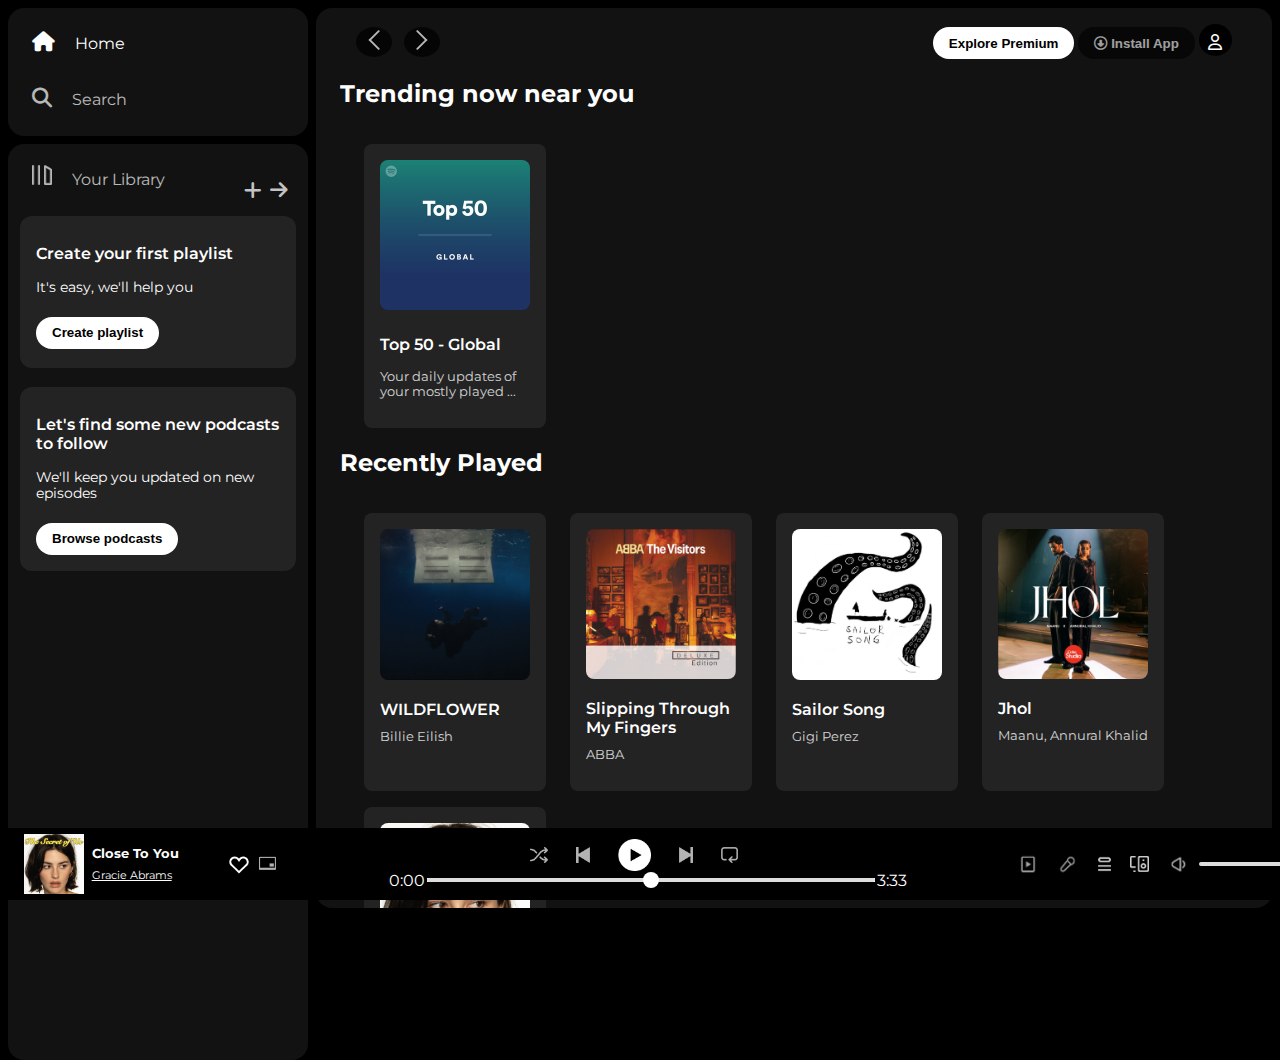
<file: index.html>
<!DOCTYPE html>
<html lang="en">
<head>
    <meta charset="UTF-8">
    <meta name="viewport" content="width=device-width, initial-scale=1.0">
    <link rel="stylesheet" href="https://cdnjs.cloudflare.com/ajax/libs/font-awesome/6.7.2/css/all.min.css" integrity="sha512-Evv84Mr4kqVGRNSgIGL/F/aIDqQb7xQ2vcrdIwxfjThSH8CSR7PBEakCr51Ck+w+/U6swU2Im1vVX0SVk9ABhg==" crossorigin="anonymous" referrerpolicy="no-referrer" />
    <link rel="icon" href="logo.png">
    <link rel="stylesheet" href="styles1.css">
    <link rel="preconnect" href="https://fonts.googleapis.com">
    <link rel="preconnect" href="https://fonts.gstatic.com" crossorigin>
    <link href="https://fonts.googleapis.com/css2?family=Montserrat:ital,wght@0,100..900;1,100..900&display=swap" rel="stylesheet">
    
    <title>Spotify - Web Player: Music for everyone</title>
    
</head>
<body>
    <div class="main">
        <div class="sidebar">
            <div class="nav">
                <div class="nav-option" style="opacity: 1;">
                   <i class="fa-solid fa-house"></i>
                   <a href="#">Home</a>
                </div>
                <div class="nav-option">
                   <i class="fa-solid fa-magnifying-glass"></i>
                   <a href="#">Search</a>
                </div>
            </div>
            <div class="library">
                <div class="options">
                    <div class="lib-option nav-option">
                        <img src="library_icon.png" alt="library">
                        <a href="#">Your Library</a>
                     </div>
                     <div class="icons">
                        <i class="fa-solid fa-plus"></i>
                        <i class="fa-solid fa-arrow-right"></i>
                     </div>
                </div>
                <div class="box">
                    <p class="box-p1">Create your first playlist</p>
                    <p class="box-p2">It's easy, we'll help you</p>
                    <button class="badge">Create playlist</button>
                </div>
                <div class="box2">
                    <p class="box-p1">Let's find some new podcasts to follow</p>
                    <p class="box-p2">We'll keep you updated on new episodes</p>
                    <button class="badge">Browse podcasts</button>
                </div>
            </div>
        </div>
        <div class="main-content">
            <div class="sticky-nav">
                <div class="arrows">
                    <button class="left" >
                    <img src="backward_icon.png">
                </button>
                <button class="right hide">
                    <img src="forward_icon.png">
                </button>
                </div>
                <div class="info">
                    <button class="premium hide" >Explore Premium</button>
                <button class="install"><i class="fa-regular fa-circle-down"></i>
                     Install App</button>
                <button class="person"><i class="fa-regular fa-user"></i></button>
                </div>
            </div>
           
                <h2>Trending now near you</h2>
                <div class="cards-container">
                    <div class="card">
                        <img src="card1img.jpeg" alt="">
                        <h4 class="card-title">Top 50 - Global</h4>
                        <p class="card-info">Your daily updates of your mostly played ...</p>
                    </div>
                </div>

                <h2>Recently Played</h2>
                <div class="cards-container">
                    <div class="card">
                        <img src="Screenshot 2025-03-28 224219.png" alt="">
                        <p class="card-title">WILDFLOWER</p>
                        <p class="card-info">Billie Eilish</p>
                    </div>
                
                
                    <div class="card">
                        <img src="Screenshot 2025-03-28 224308.png" alt="">
                        <p class="card-title">Slipping Through My Fingers</p>
                        <p class="card-info">ABBA</p>
                    </div>
               
                
                    <div class="card">
                        <img src="Screenshot 2025-03-28 224514.png" alt="">
                        <p class="card-title">Sailor Song</p>
                        <p class="card-info">Gigi Perez</p>
                    </div>
                    <div class="card">
                        <img src="Screenshot 2025-03-28 224639.png" alt="">
                        <p class="card-title">Jhol</p>
                        <p class="card-info">Maanu, Annural Khalid</p>
                    </div>
                    <div class="card">
                        <img src="Screenshot 2025-03-28 224747.png" alt="">
                        <p class="card-title">Close To You</p>
                        <p class="card-info">Gracie Abrams</p>
                    </div>
                </div>
                    <h2>Featured Charts</h2>
                <div class="cards-container">
                    <div class="card">
                        <img src="card5img.jpeg" alt="">
                        <h4 class="card-title">Top Songs Global</h4>
                        <p class="card-info">Your daily updates of Top Songs globally...</p>
                    </div>
                    <div class="card">
                        <img src="card6img.jpeg" alt="">
                        <h4 class="card-title">Top Songs India</h4>
                        <p class="card-info">Your daily updates of the most played songs in India...</p>
                    </div>
                    <div class="card">
                        <img src="card1img.jpeg" alt="">
                        <h4 class="card-title">Top 50 - Global</h4>
                        <p class="card-info">Your daily updates of your mostly played ...</p>
                    </div>
                </div>
                <div class="footer">
                    <div class="line">

                    </div>
                </div>
        </div>
        
        <div class="music-player">
            <div class="album">
                <img src="Screenshot 2025-03-28 224747.png" alt="" class="poster">
                <div class="title">
                     <h5>Close To You</h5>
                <p>Gracie Abrams<p>
                </div>
                <div class="icons">
                   <img src="album_icon1.png" class="albumicon1" alt="">
                   <img src="album_icon2.png" class="albumicon2"alt="">

                </div>
               

            </div>
            <div class="player">
                <div class="player-controls">
                    <img src="player_icon1.png" class="buttons" alt="">
                    <img src="player_icon2.png"class="buttons" alt="">
                    <img src="player_icon3.png" class="play-button" alt="">
                    <img src="player_icon4.png" class="buttons"alt="">
                    <img src="player_icon5.png" class="buttons"alt="">
                </div>
                <div class="playback-bar">
                    <span class="curr-time">0:00</span>
                    <input type="range" min="0" max="100" class="progress-bar" step="1">
                    <span class="tot-time">3:33</span>
                </div>
            </div>
            <div class="controls">
                <img src="controls_icon1.png" class="control-icons1"alt="">
                <img src="controld_icon2.png" class="control-icons2"alt="">
                <img src="controls_icon3.png" class="control-icons3"alt="">
                <img src="controls_icon4.png" class="control-icons4"alt="">
                <img src="controls_icon5.png" class="control-icons5"alt="">
                <input type="range" min="0" max="100" class="range-bar">
            </div>
        </div>
    </div>
</body>
</html>
</file>
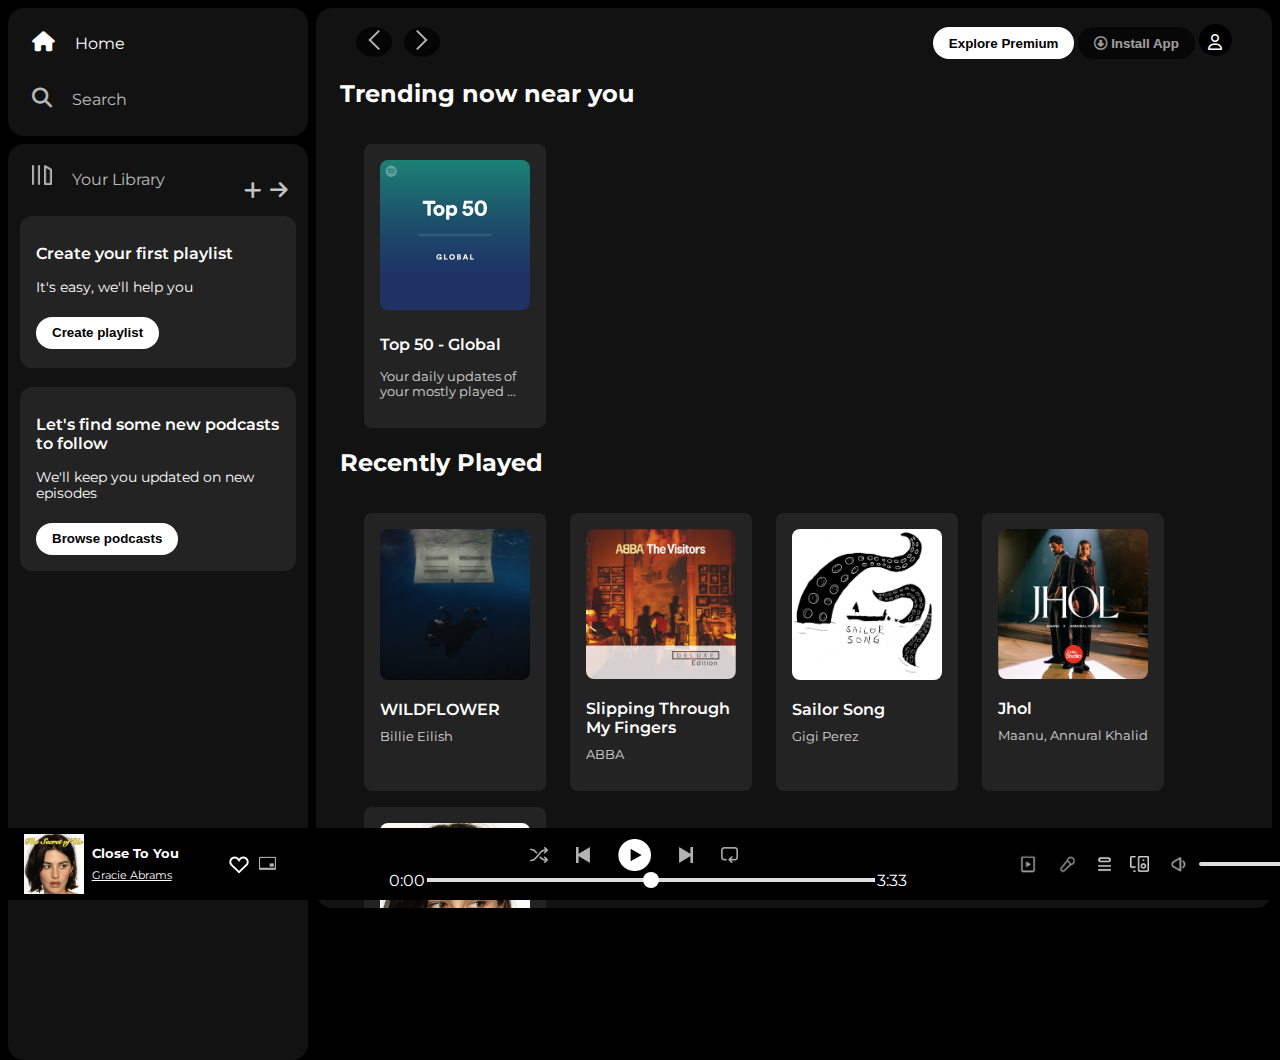
<file: spotifyclone/index.html>
<!DOCTYPE html>
<html lang="en">
<head>
    <meta charset="UTF-8">
    <meta name="viewport" content="width=device-width, initial-scale=1.0">
    <link rel="stylesheet" href="https://cdnjs.cloudflare.com/ajax/libs/font-awesome/6.7.2/css/all.min.css" integrity="sha512-Evv84Mr4kqVGRNSgIGL/F/aIDqQb7xQ2vcrdIwxfjThSH8CSR7PBEakCr51Ck+w+/U6swU2Im1vVX0SVk9ABhg==" crossorigin="anonymous" referrerpolicy="no-referrer" />
    <link rel="icon" href="logo.png">
    <link rel="stylesheet" href="styles1.css">
    <link rel="preconnect" href="https://fonts.googleapis.com">
    <link rel="preconnect" href="https://fonts.gstatic.com" crossorigin>
    <link href="https://fonts.googleapis.com/css2?family=Montserrat:ital,wght@0,100..900;1,100..900&display=swap" rel="stylesheet">
    
    <title>Spotify - Web Player: Music for everyone</title>
    
</head>
<body>
    <div class="main">
        <div class="sidebar">
            <div class="nav">
                <div class="nav-option" style="opacity: 1;">
                   <i class="fa-solid fa-house"></i>
                   <a href="#">Home</a>
                </div>
                <div class="nav-option">
                   <i class="fa-solid fa-magnifying-glass"></i>
                   <a href="#">Search</a>
                </div>
            </div>
            <div class="library">
                <div class="options">
                    <div class="lib-option nav-option">
                        <img src="library_icon.png" alt="library">
                        <a href="#">Your Library</a>
                     </div>
                     <div class="icons">
                        <i class="fa-solid fa-plus"></i>
                        <i class="fa-solid fa-arrow-right"></i>
                     </div>
                </div>
                <div class="box">
                    <p class="box-p1">Create your first playlist</p>
                    <p class="box-p2">It's easy, we'll help you</p>
                    <button class="badge">Create playlist</button>
                </div>
                <div class="box2">
                    <p class="box-p1">Let's find some new podcasts to follow</p>
                    <p class="box-p2">We'll keep you updated on new episodes</p>
                    <button class="badge">Browse podcasts</button>
                </div>
            </div>
        </div>
        <div class="main-content">
            <div class="sticky-nav">
                <div class="arrows">
                    <button class="left" >
                    <img src="backward_icon.png">
                </button>
                <button class="right hide">
                    <img src="forward_icon.png">
                </button>
                </div>
                <div class="info">
                    <button class="premium hide" >Explore Premium</button>
                <button class="install"><i class="fa-regular fa-circle-down"></i>
                     Install App</button>
                <button class="person"><i class="fa-regular fa-user"></i></button>
                </div>
            </div>
           
                <h2>Trending now near you</h2>
                <div class="cards-container">
                    <div class="card">
                        <img src="card1img.jpeg" alt="">
                        <h4 class="card-title">Top 50 - Global</h4>
                        <p class="card-info">Your daily updates of your mostly played ...</p>
                    </div>
                </div>

                <h2>Recently Played</h2>
                <div class="cards-container">
                    <div class="card">
                        <img src="Screenshot 2025-03-28 224219.png" alt="">
                        <p class="card-title">WILDFLOWER</p>
                        <p class="card-info">Billie Eilish</p>
                    </div>
                
                
                    <div class="card">
                        <img src="Screenshot 2025-03-28 224308.png" alt="">
                        <p class="card-title">Slipping Through My Fingers</p>
                        <p class="card-info">ABBA</p>
                    </div>
               
                
                    <div class="card">
                        <img src="Screenshot 2025-03-28 224514.png" alt="">
                        <p class="card-title">Sailor Song</p>
                        <p class="card-info">Gigi Perez</p>
                    </div>
                    <div class="card">
                        <img src="Screenshot 2025-03-28 224639.png" alt="">
                        <p class="card-title">Jhol</p>
                        <p class="card-info">Maanu, Annural Khalid</p>
                    </div>
                    <div class="card">
                        <img src="Screenshot 2025-03-28 224747.png" alt="">
                        <p class="card-title">Close To You</p>
                        <p class="card-info">Gracie Abrams</p>
                    </div>
                </div>
                    <h2>Featured Charts</h2>
                <div class="cards-container">
                    <div class="card">
                        <img src="card5img.jpeg" alt="">
                        <h4 class="card-title">Top Songs Global</h4>
                        <p class="card-info">Your daily updates of Top Songs globally...</p>
                    </div>
                    <div class="card">
                        <img src="card6img.jpeg" alt="">
                        <h4 class="card-title">Top Songs India</h4>
                        <p class="card-info">Your daily updates of the most played songs in India...</p>
                    </div>
                    <div class="card">
                        <img src="card1img.jpeg" alt="">
                        <h4 class="card-title">Top 50 - Global</h4>
                        <p class="card-info">Your daily updates of your mostly played ...</p>
                    </div>
                </div>
                <div class="footer">
                    <div class="line">

                    </div>
                </div>
        </div>
        
        <div class="music-player">
            <div class="album">
                <img src="Screenshot 2025-03-28 224747.png" alt="" class="poster">
                <div class="title">
                     <h5>Close To You</h5>
                <p>Gracie Abrams<p>
                </div>
                <div class="icons">
                   <img src="album_icon1.png" class="albumicon1" alt="">
                   <img src="album_icon2.png" class="albumicon2"alt="">

                </div>
               

            </div>
            <div class="player">
                <div class="player-controls">
                    <img src="player_icon1.png" class="buttons" alt="">
                    <img src="player_icon2.png"class="buttons" alt="">
                    <img src="player_icon3.png" class="play-button" alt="">
                    <img src="player_icon4.png" class="buttons"alt="">
                    <img src="player_icon5.png" class="buttons"alt="">
                </div>
                <div class="playback-bar">
                    <span class="curr-time">0:00</span>
                    <input type="range" min="0" max="100" class="progress-bar" step="1">
                    <span class="tot-time">3:33</span>
                </div>
            </div>
            <div class="controls">
                <img src="controls_icon1.png" class="control-icons1"alt="">
                <img src="controld_icon2.png" class="control-icons2"alt="">
                <img src="controls_icon3.png" class="control-icons3"alt="">
                <img src="controls_icon4.png" class="control-icons4"alt="">
                <img src="controls_icon5.png" class="control-icons5"alt="">
                <input type="range" min="0" max="100" class="range-bar">
            </div>
        </div>
    </div>
</body>
</html>
</file>
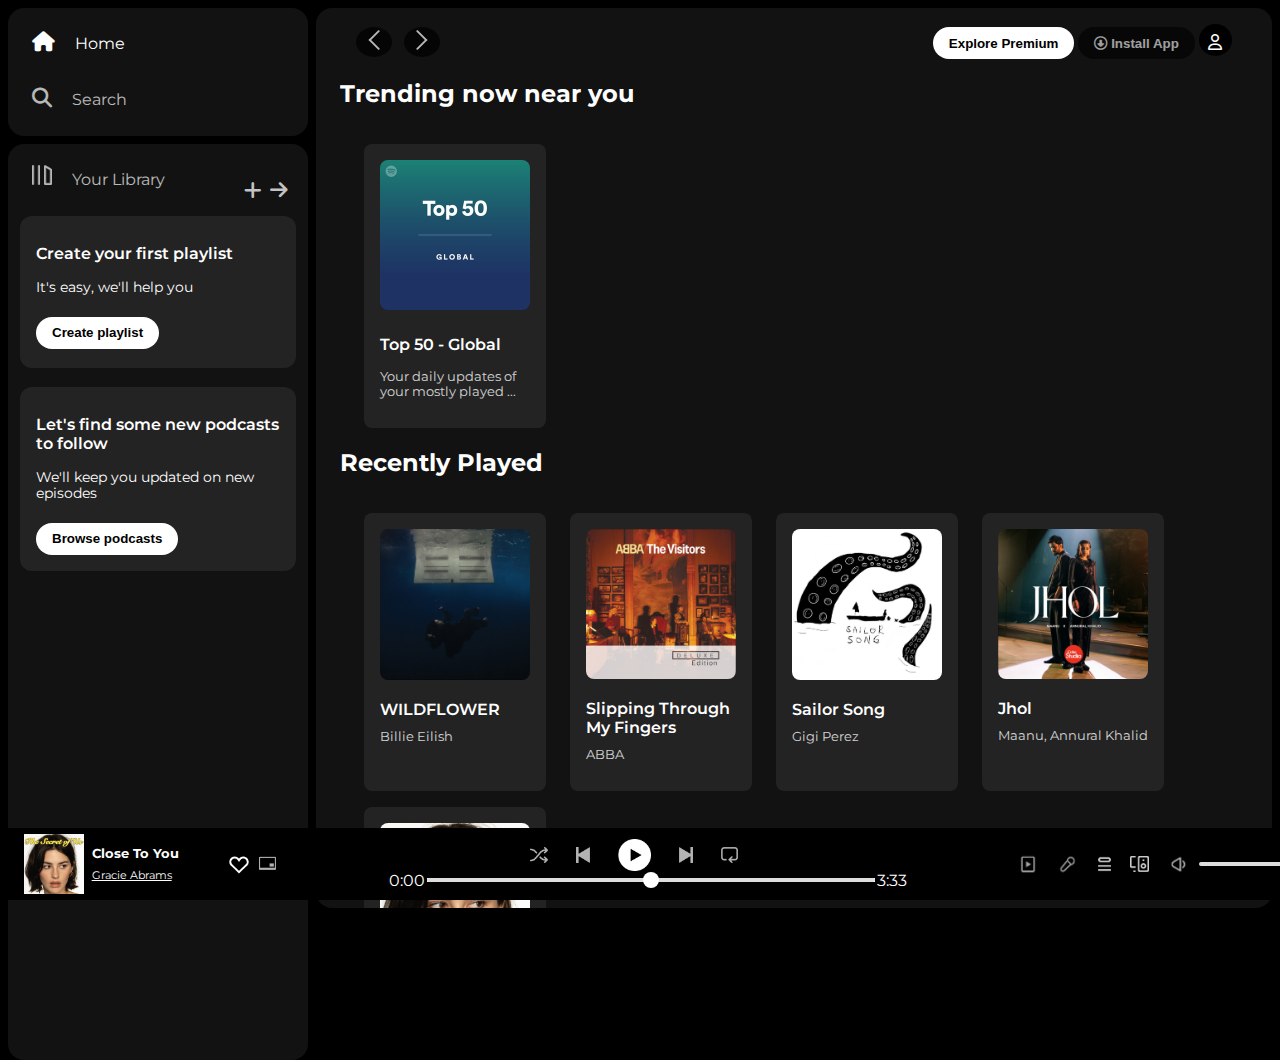
<file: index1.html>
<!DOCTYPE html>
<html lang="en">
<head>
    <meta charset="UTF-8">
    <meta name="viewport" content="width=device-width, initial-scale=1.0">
    <link rel="stylesheet" href="https://cdnjs.cloudflare.com/ajax/libs/font-awesome/6.7.2/css/all.min.css" integrity="sha512-Evv84Mr4kqVGRNSgIGL/F/aIDqQb7xQ2vcrdIwxfjThSH8CSR7PBEakCr51Ck+w+/U6swU2Im1vVX0SVk9ABhg==" crossorigin="anonymous" referrerpolicy="no-referrer" />
    <link rel="icon" href="logo.png">
    <link rel="stylesheet" href="styles1.css">
    <link rel="preconnect" href="https://fonts.googleapis.com">
    <link rel="preconnect" href="https://fonts.gstatic.com" crossorigin>
    <link href="https://fonts.googleapis.com/css2?family=Montserrat:ital,wght@0,100..900;1,100..900&display=swap" rel="stylesheet">
    
    <title>Spotify - Web Player: Music for everyone</title>
    
</head>
<body>
    <div class="main">
        <div class="sidebar">
            <div class="nav">
                <div class="nav-option" style="opacity: 1;">
                   <i class="fa-solid fa-house"></i>
                   <a href="#">Home</a>
                </div>
                <div class="nav-option">
                   <i class="fa-solid fa-magnifying-glass"></i>
                   <a href="#">Search</a>
                </div>
            </div>
            <div class="library">
                <div class="options">
                    <div class="lib-option nav-option">
                        <img src="library_icon.png" alt="library">
                        <a href="#">Your Library</a>
                     </div>
                     <div class="icons">
                        <i class="fa-solid fa-plus"></i>
                        <i class="fa-solid fa-arrow-right"></i>
                     </div>
                </div>
                <div class="box">
                    <p class="box-p1">Create your first playlist</p>
                    <p class="box-p2">It's easy, we'll help you</p>
                    <button class="badge">Create playlist</button>
                </div>
                <div class="box2">
                    <p class="box-p1">Let's find some new podcasts to follow</p>
                    <p class="box-p2">We'll keep you updated on new episodes</p>
                    <button class="badge">Browse podcasts</button>
                </div>
            </div>
        </div>
        <div class="main-content">
            <div class="sticky-nav">
                <div class="arrows">
                    <button class="left" >
                    <img src="backward_icon.png">
                </button>
                <button class="right hide">
                    <img src="forward_icon.png">
                </button>
                </div>
                <div class="info">
                    <button class="premium hide" >Explore Premium</button>
                <button class="install"><i class="fa-regular fa-circle-down"></i>
                     Install App</button>
                <button class="person"><i class="fa-regular fa-user"></i></button>
                </div>
            </div>
           
                <h2>Trending now near you</h2>
                <div class="cards-container">
                    <div class="card">
                        <img src="card1img.jpeg" alt="">
                        <h4 class="card-title">Top 50 - Global</h4>
                        <p class="card-info">Your daily updates of your mostly played ...</p>
                    </div>
                </div>

                <h2>Recently Played</h2>
                <div class="cards-container">
                    <div class="card">
                        <img src="Screenshot 2025-03-28 224219.png" alt="">
                        <p class="card-title">WILDFLOWER</p>
                        <p class="card-info">Billie Eilish</p>
                    </div>
                
                
                    <div class="card">
                        <img src="Screenshot 2025-03-28 224308.png" alt="">
                        <p class="card-title">Slipping Through My Fingers</p>
                        <p class="card-info">ABBA</p>
                    </div>
               
                
                    <div class="card">
                        <img src="Screenshot 2025-03-28 224514.png" alt="">
                        <p class="card-title">Sailor Song</p>
                        <p class="card-info">Gigi Perez</p>
                    </div>
                    <div class="card">
                        <img src="Screenshot 2025-03-28 224639.png" alt="">
                        <p class="card-title">Jhol</p>
                        <p class="card-info">Maanu, Annural Khalid</p>
                    </div>
                    <div class="card">
                        <img src="Screenshot 2025-03-28 224747.png" alt="">
                        <p class="card-title">Close To You</p>
                        <p class="card-info">Gracie Abrams</p>
                    </div>
                </div>
                    <h2>Featured Charts</h2>
                <div class="cards-container">
                    <div class="card">
                        <img src="card5img.jpeg" alt="">
                        <h4 class="card-title">Top Songs Global</h4>
                        <p class="card-info">Your daily updates of Top Songs globally...</p>
                    </div>
                    <div class="card">
                        <img src="card6img.jpeg" alt="">
                        <h4 class="card-title">Top Songs India</h4>
                        <p class="card-info">Your daily updates of the most played songs in India...</p>
                    </div>
                    <div class="card">
                        <img src="card1img.jpeg" alt="">
                        <h4 class="card-title">Top 50 - Global</h4>
                        <p class="card-info">Your daily updates of your mostly played ...</p>
                    </div>
                </div>
                <div class="footer">
                    <div class="line">

                    </div>
                </div>
        </div>
        
        <div class="music-player">
            <div class="album">
                <img src="Screenshot 2025-03-28 224747.png" alt="" class="poster">
                <div class="title">
                     <h5>Close To You</h5>
                <p>Gracie Abrams<p>
                </div>
                <div class="icons">
                   <img src="album_icon1.png" class="albumicon1" alt="">
                   <img src="album_icon2.png" class="albumicon2"alt="">

                </div>
               

            </div>
            <div class="player">
                <div class="player-controls">
                    <img src="player_icon1.png" class="buttons" alt="">
                    <img src="player_icon2.png"class="buttons" alt="">
                    <img src="player_icon3.png" class="play-button" alt="">
                    <img src="player_icon4.png" class="buttons"alt="">
                    <img src="player_icon5.png" class="buttons"alt="">
                </div>
                <div class="playback-bar">
                    <span class="curr-time">0:00</span>
                    <input type="range" min="0" max="100" class="progress-bar" step="1">
                    <span class="tot-time">3:33</span>
                </div>
            </div>
            <div class="controls">
                <img src="controls_icon1.png" class="control-icons1"alt="">
                <img src="controld_icon2.png" class="control-icons2"alt="">
                <img src="controls_icon3.png" class="control-icons3"alt="">
                <img src="controls_icon4.png" class="control-icons4"alt="">
                <img src="controls_icon5.png" class="control-icons5"alt="">
                <input type="range" min="0" max="100" class="range-bar">
            </div>
        </div>
    </div>
</body>
</html>
</file>
<file: styles1.css>
body{
    font-family: "Montserrat";
    margin: 0;
    background-color: black;
    color: white;
    overflow:hidden;
}
.main{
    display: flex;
    height: 100vh;
    padding: 0.5rem;
}
.sidebar{
    background-color: #000;
    width: 300px;
    border-radius: 1rem;
    margin-right: 0.5rem;

}
.main-content{
    background-color: #121212;
    flex:1;
    border-radius: 1rem;
    overflow: auto;
    padding:  0 1.5rem 0 1.5rem;
}
.music-player{
    background-color: black;
    position: fixed;
    bottom: 0;
    width: 100%;
    height: 72px;

}
a{
    text-decoration: none;
    color: #fff;
}
.nav{

    background-color: #121212;
    border-radius: 1rem;
    display: flex;
    flex-direction: column;
    justify-content: center;
    padding: 0.5rem 0.75rem;
   
    

}
.nav-option{
    line-height: 40px; 
    opacity: 0.7;
    padding:0.5rem 0.75rem;
}
.nav-option i{
    font-size: 1.25rem;
}
.nav-option a{
    font-size: 1rem;
    margin-left: 1rem;
}
.nav-option:hover{
    opacity: 1;
}

.library{
    background-color: #121212;
    border-radius: 1rem;
    height: 100%;
    margin-top:0.5rem ;
    padding: 0.5rem 0.75rem;
}
.options{
    display: flex;
    flex-direction: row;
    justify-content: space-between;
    align-items: center;
}

.lib-option img{
    height: 1.25rem;
    width: 1.25rem;
   
}
 .icons{
   font-size: 1.25rem;
   
   display: flex;
}
.icons i{
    opacity: 0.75;
    margin-right: 0.5rem;
}
.icons i:hover{
    opacity: 1;
}
.box{
    background-color: #232323;
    height: 8rem;
    border-radius: 0.75rem;
    margin: 0.5rem 0;
    padding: 0.75rem 1rem;
}
.box-p1{
    font-size: 1rem;
    font-weight: 600;
}
.box-p2
{
    font-size: 0.85rem;
    
}
.badge{
    background-color: #fff;
    border: none;
    border-radius: 100px;
    padding: 0.25rem 1rem;
    font-weight: 700;
    margin-top: 0.5rem;
    height: 2rem;
    width: fit-content;
}
.box2{
    background-color: #232323;
    height: 10rem;
    border-radius: 0.75rem;
    margin: 1.2rem 0;
    padding: 0.75rem 1rem;
}
.sticky-nav{
    position: sticky;
    top:0%;
    background-color: #121212;
    display: flex;
    justify-content: space-between;
    align-items: center;
    z-index: 10;
    
}
.arrows button{
    font-size: 1rem;
    background-color: black;
    opacity: 0.7;
    border-radius: 100%;
    border: none;
    margin: 1rem 0 0 1rem;
    
}
.arrows .right{
    margin-left: 0.5rem;
}

.arrows:hover{
   opacity: 1;
}
.info button{
    background-color: #fff;
    border: none;
    border-radius: 100px;
    padding: 0.25rem 1rem;
    font-weight: 700;
    margin-top: 1rem;
    height: 2rem;
    width: fit-content;
}
.info .install{
    background-color: #000;
    color: #fff;
    opacity: 0.6;
}
.install:hover{
    opacity: 1;
}
.info .person{
    font-size: 1rem;
   border-radius: 100%;
   border: none;
   padding: 0.6rem;
   background-color: #000;
   color: #fff;
   margin-right: 1rem;
}
@media(max-width:1000px)
{
   .hide{
    display: none;
   }
}
.card{
    background-color: #232323;
    width: 150px;
    border-radius: 0.5rem;
    padding: 1rem;
    margin-left: 1.5rem;
    margin-top: 1rem;
}
.cards-container{
    display: flex;
    flex-wrap: wrap;
    
}
.card img{
    width: 100%;
    border-radius: 0.5rem;
    
}
.card-title{
    font-size: 1rem;
    font-weight: 600;
}
.card-info{
    margin-top: -6px;
    font-size: 0.8rem;
    opacity: 0.8;
}
.footer{
    height:300px;
    display: flex;
    align-items: center;
    justify-content: center;
}
.line{
    width: 90%;
    height: 50%;
    border-top: 1px solid white;
    opacity: 0.4;
}
.music-player{
    display: flex;
    justify-content: space-between;
    align-items: center;
}
.album{
    width: 25% ;
}
.player{
    width: 50%;
}
.controls{
width: 25%;
}

.player-controls{
    display: flex;
    justify-content: center;
    align-items: center;

}
 .play-button{
    height: 2rem;
    margin-right: 1.75rem ;
   
   
}
.buttons{
    height: 1rem;
    margin-right: 1.75rem;
    opacity: 0.7;
}
.buttons:hover{
    opacity: 1;
}

.playback-bar{
    display: flex;
   justify-content: center;
   align-items: center;
}
.progress-bar{
    width: 70%;
    appearance: none;

}

.progress-bar::-webkit-slider-runnable-track{
    background-color: #ddd;
    border-radius: 100px;
    height: 0.25rem;
}
.progress-bar::-webkit-slider-thumb{
    appearance: none;
    cursor: pointer;
    height: 1rem;
    width: 1rem;
    border-radius: 50%;
    background-color: white;
    margin-top: -6px;

}
.album{
    display: flex;
    
}
.poster{
    height:3.75rem;
    margin-left: 1rem;

}
h5{
    margin-top: 0.7rem;
   margin-left: 0.5rem;
}
.title p{
    font-size: 0.7rem;
    margin-left: 0.5rem;
    margin-top: -15px;
    text-decoration: underline;
}

.icons{
    height: 1.5rem;
    margin: 1.2rem 0 0 3rem ;
    display: flex;
    align-items: center;
}
.albumicon2{
    height: 2rem;
    margin-left: 0.25rem;
}
.controls{
    display: flex;
    align-items: center;
    
}
.control-icons1{
height: 2.2rem;
margin-left: 3rem;
margin-right: 1rem;

}
.control-icons2{
    height: 2.2rem;
    margin-right:1rem;
    
}
.control-icons3{
    height: 1.2rem;
    margin-right: 1rem;
    opacity: 0.8;
        
}
.control-icons4{
    height: 1rem;
     margin-right:1rem;
     opacity: 0.8;
            
}
.control-icons5{
    height: 2.2rem;
    margin-right: 0.5rem;
                
}
.range-bar{
    appearance: none;
    background: transparent;
}
.range-bar::-webkit-slider-runnable-track{
    
    background-color: #ddd;
    border-radius: 100px;
    height: 4px;
    
}
.range-bar::-webkit-slider-thumb{
    appearance: none;
    
}
</file>
<file: spotifyclone/styles1.css>
body{
    font-family: "Montserrat";
    margin: 0;
    background-color: black;
    color: white;
    overflow:hidden;
}
.main{
    display: flex;
    height: 100vh;
    padding: 0.5rem;
}
.sidebar{
    background-color: #000;
    width: 300px;
    border-radius: 1rem;
    margin-right: 0.5rem;

}
.main-content{
    background-color: #121212;
    flex:1;
    border-radius: 1rem;
    overflow: auto;
    padding:  0 1.5rem 0 1.5rem;
}
.music-player{
    background-color: black;
    position: fixed;
    bottom: 0;
    width: 100%;
    height: 72px;

}
a{
    text-decoration: none;
    color: #fff;
}
.nav{

    background-color: #121212;
    border-radius: 1rem;
    display: flex;
    flex-direction: column;
    justify-content: center;
    padding: 0.5rem 0.75rem;
   
    

}
.nav-option{
    line-height: 40px; 
    opacity: 0.7;
    padding:0.5rem 0.75rem;
}
.nav-option i{
    font-size: 1.25rem;
}
.nav-option a{
    font-size: 1rem;
    margin-left: 1rem;
}
.nav-option:hover{
    opacity: 1;
}

.library{
    background-color: #121212;
    border-radius: 1rem;
    height: 100%;
    margin-top:0.5rem ;
    padding: 0.5rem 0.75rem;
}
.options{
    display: flex;
    flex-direction: row;
    justify-content: space-between;
    align-items: center;
}

.lib-option img{
    height: 1.25rem;
    width: 1.25rem;
   
}
 .icons{
   font-size: 1.25rem;
   
   display: flex;
}
.icons i{
    opacity: 0.75;
    margin-right: 0.5rem;
}
.icons i:hover{
    opacity: 1;
}
.box{
    background-color: #232323;
    height: 8rem;
    border-radius: 0.75rem;
    margin: 0.5rem 0;
    padding: 0.75rem 1rem;
}
.box-p1{
    font-size: 1rem;
    font-weight: 600;
}
.box-p2
{
    font-size: 0.85rem;
    
}
.badge{
    background-color: #fff;
    border: none;
    border-radius: 100px;
    padding: 0.25rem 1rem;
    font-weight: 700;
    margin-top: 0.5rem;
    height: 2rem;
    width: fit-content;
}
.box2{
    background-color: #232323;
    height: 10rem;
    border-radius: 0.75rem;
    margin: 1.2rem 0;
    padding: 0.75rem 1rem;
}
.sticky-nav{
    position: sticky;
    top:0%;
    background-color: #121212;
    display: flex;
    justify-content: space-between;
    align-items: center;
    z-index: 10;
    
}
.arrows button{
    font-size: 1rem;
    background-color: black;
    opacity: 0.7;
    border-radius: 100%;
    border: none;
    margin: 1rem 0 0 1rem;
    
}
.arrows .right{
    margin-left: 0.5rem;
}

.arrows:hover{
   opacity: 1;
}
.info button{
    background-color: #fff;
    border: none;
    border-radius: 100px;
    padding: 0.25rem 1rem;
    font-weight: 700;
    margin-top: 1rem;
    height: 2rem;
    width: fit-content;
}
.info .install{
    background-color: #000;
    color: #fff;
    opacity: 0.6;
}
.install:hover{
    opacity: 1;
}
.info .person{
    font-size: 1rem;
   border-radius: 100%;
   border: none;
   padding: 0.6rem;
   background-color: #000;
   color: #fff;
   margin-right: 1rem;
}
@media(max-width:1000px)
{
   .hide{
    display: none;
   }
}
.card{
    background-color: #232323;
    width: 150px;
    border-radius: 0.5rem;
    padding: 1rem;
    margin-left: 1.5rem;
    margin-top: 1rem;
}
.cards-container{
    display: flex;
    flex-wrap: wrap;
    
}
.card img{
    width: 100%;
    border-radius: 0.5rem;
    
}
.card-title{
    font-size: 1rem;
    font-weight: 600;
}
.card-info{
    margin-top: -6px;
    font-size: 0.8rem;
    opacity: 0.8;
}
.footer{
    height:300px;
    display: flex;
    align-items: center;
    justify-content: center;
}
.line{
    width: 90%;
    height: 50%;
    border-top: 1px solid white;
    opacity: 0.4;
}
.music-player{
    display: flex;
    justify-content: space-between;
    align-items: center;
}
.album{
    width: 25% ;
}
.player{
    width: 50%;
}
.controls{
width: 25%;
}

.player-controls{
    display: flex;
    justify-content: center;
    align-items: center;

}
 .play-button{
    height: 2rem;
    margin-right: 1.75rem ;
   
   
}
.buttons{
    height: 1rem;
    margin-right: 1.75rem;
    opacity: 0.7;
}
.buttons:hover{
    opacity: 1;
}

.playback-bar{
    display: flex;
   justify-content: center;
   align-items: center;
}
.progress-bar{
    width: 70%;
    appearance: none;

}

.progress-bar::-webkit-slider-runnable-track{
    background-color: #ddd;
    border-radius: 100px;
    height: 0.25rem;
}
.progress-bar::-webkit-slider-thumb{
    appearance: none;
    cursor: pointer;
    height: 1rem;
    width: 1rem;
    border-radius: 50%;
    background-color: white;
    margin-top: -6px;

}
.album{
    display: flex;
    
}
.poster{
    height:3.75rem;
    margin-left: 1rem;

}
h5{
    margin-top: 0.7rem;
   margin-left: 0.5rem;
}
.title p{
    font-size: 0.7rem;
    margin-left: 0.5rem;
    margin-top: -15px;
    text-decoration: underline;
}

.icons{
    height: 1.5rem;
    margin: 1.2rem 0 0 3rem ;
    display: flex;
    align-items: center;
}
.albumicon2{
    height: 2rem;
    margin-left: 0.25rem;
}
.controls{
    display: flex;
    align-items: center;
    
}
.control-icons1{
height: 2.2rem;
margin-left: 3rem;
margin-right: 1rem;

}
.control-icons2{
    height: 2.2rem;
    margin-right:1rem;
    
}
.control-icons3{
    height: 1.2rem;
    margin-right: 1rem;
    opacity: 0.8;
        
}
.control-icons4{
    height: 1rem;
     margin-right:1rem;
     opacity: 0.8;
            
}
.control-icons5{
    height: 2.2rem;
    margin-right: 0.5rem;
                
}
.range-bar{
    appearance: none;
    background: transparent;
}
.range-bar::-webkit-slider-runnable-track{
    
    background-color: #ddd;
    border-radius: 100px;
    height: 4px;
    
}
.range-bar::-webkit-slider-thumb{
    appearance: none;
    
}
</file>
